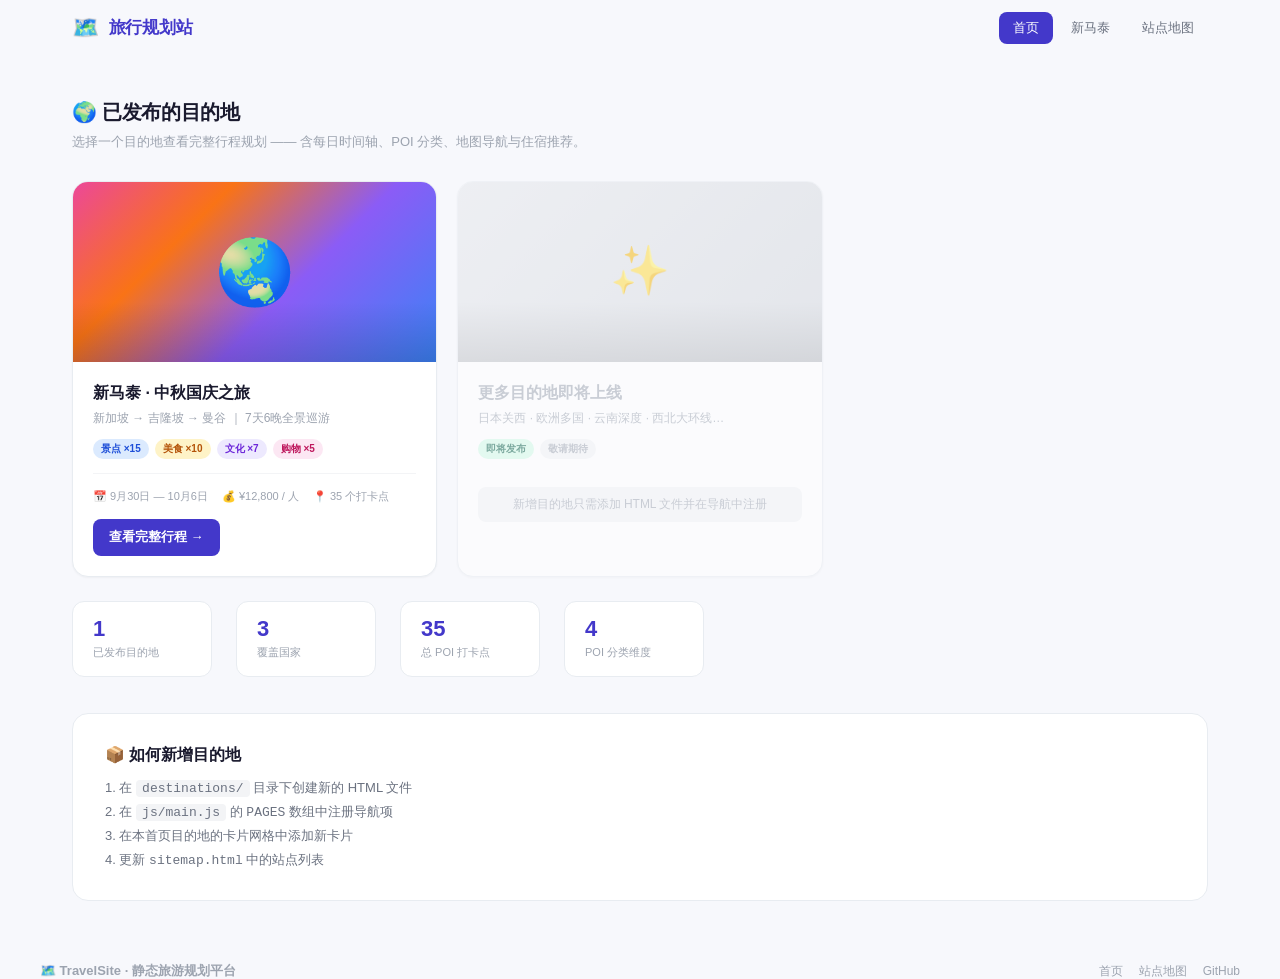
<file: index.html>
<!DOCTYPE html>
<html lang="zh-CN">
<head>
<meta charset="utf-8">
<meta name="viewport" content="width=device-width, initial-scale=1.0">
<title>旅行规划站 · 目的地导航门户</title>
<meta name="description" content="旅游行程规划门户，精选目的地路线，支持静态部署与持续扩展。">
<link rel="stylesheet" href="css/style.css">
</head>
<body data-page="home">

<nav id="site-nav"></nav>

<main class="page-main">

  <section class="mb-4">
    <h2 class="section-title">🌍 已发布的目的地</h2>
    <p class="section-desc">选择一个目的地查看完整行程规划 —— 含每日时间轴、POI 分类、地图导航与住宿推荐。</p>
  </section>

  <div class="dest-grid">

    <!-- ====== 新马泰 ====== -->
    <a href="destinations/singapore-malaysia-thailand.html" class="dest-card">
      <div class="dest-card-image" style="background: linear-gradient(135deg, #ec4899 0%, #f97316 30%, #8b5cf6 60%, #3b82f6 100%);">
        🌏
      </div>
      <div class="dest-card-body">
        <div class="dest-card-title">新马泰 · 中秋国庆之旅</div>
        <div class="dest-card-subtitle">新加坡 → 吉隆坡 → 曼谷 ｜ 7天6晚全景巡游</div>
        <div class="dest-card-tags">
          <span class="dest-tag tag-blue">景点 ×15</span>
          <span class="dest-tag tag-amber">美食 ×10</span>
          <span class="dest-tag tag-purple">文化 ×7</span>
          <span class="dest-tag tag-pink">购物 ×5</span>
        </div>
        <div class="dest-card-meta">
          <span>📅 9月30日 — 10月6日</span>
          <span>💰 ¥12,800 / 人</span>
          <span>📍 35 个打卡点</span>
        </div>
        <span class="dest-card-action">查看完整行程 →</span>
      </div>
    </a>

    <!-- ====== 占位卡片：未来可扩展 ====== -->
    <div class="dest-card" style="opacity: 0.5; cursor: default; pointer-events: none;">
      <div class="dest-card-image" style="background: linear-gradient(135deg, #e5e7eb, #d1d5db); display: flex; align-items: center; justify-content: center; font-size: 48px;">
        ✨
      </div>
      <div class="dest-card-body">
        <div class="dest-card-title" style="color: #9ca3af;">更多目的地即将上线</div>
        <div class="dest-card-subtitle">日本关西 · 欧洲多国 · 云南深度 · 西北大环线…</div>
        <div class="dest-card-tags">
          <span class="dest-tag tag-green">即将发布</span>
          <span class="dest-tag" style="background:#f3f4f6;color:#9ca3af;">敬请期待</span>
        </div>
        <div style="margin-top: 14px; padding: 8px 16px; background: #f3f4f6; border-radius: 8px; font-size: 12px; color: #9ca3af; text-align: center;">
          新增目的地只需添加 HTML 文件并在导航中注册
        </div>
      </div>
    </div>

  </div>

  <!-- ====== 平台统计 ====== -->
  <div class="info-stats">
    <div class="info-stat">
      <div class="info-stat-num">1</div>
      <div class="info-stat-label">已发布目的地</div>
    </div>
    <div class="info-stat">
      <div class="info-stat-num">3</div>
      <div class="info-stat-label">覆盖国家</div>
    </div>
    <div class="info-stat">
      <div class="info-stat-num">35</div>
      <div class="info-stat-label">总 POI 打卡点</div>
    </div>
    <div class="info-stat">
      <div class="info-stat-num">4</div>
      <div class="info-stat-label">POI 分类维度</div>
    </div>
  </div>

  <!-- ====== 如何扩展 ====== -->
  <section style="background: var(--color-surface); border: 1px solid var(--color-border); border-radius: var(--radius-lg); padding: 28px 32px; margin-top: 20px;">
    <h3 style="font-size: 16px; font-weight: 700; margin-bottom: 8px;">📦 如何新增目的地</h3>
    <div style="font-size: 13px; color: var(--color-text-secondary); line-height: 1.8;">
      <p>1. 在 <code style="background:#f3f4f6;padding:1px 6px;border-radius:4px;">destinations/</code> 目录下创建新的 HTML 文件</p>
      <p>2. 在 <code style="background:#f3f4f6;padding:1px 6px;border-radius:4px;">js/main.js</code> 的 <code>PAGES</code> 数组中注册导航项</p>
      <p>3. 在本首页目的地的卡片网格中添加新卡片</p>
      <p>4. 更新 <code>sitemap.html</code> 中的站点列表</p>
    </div>
  </section>

</main>

<footer id="site-footer"></footer>

<script src="js/main.js"></script>
</body>
</html>
</file>
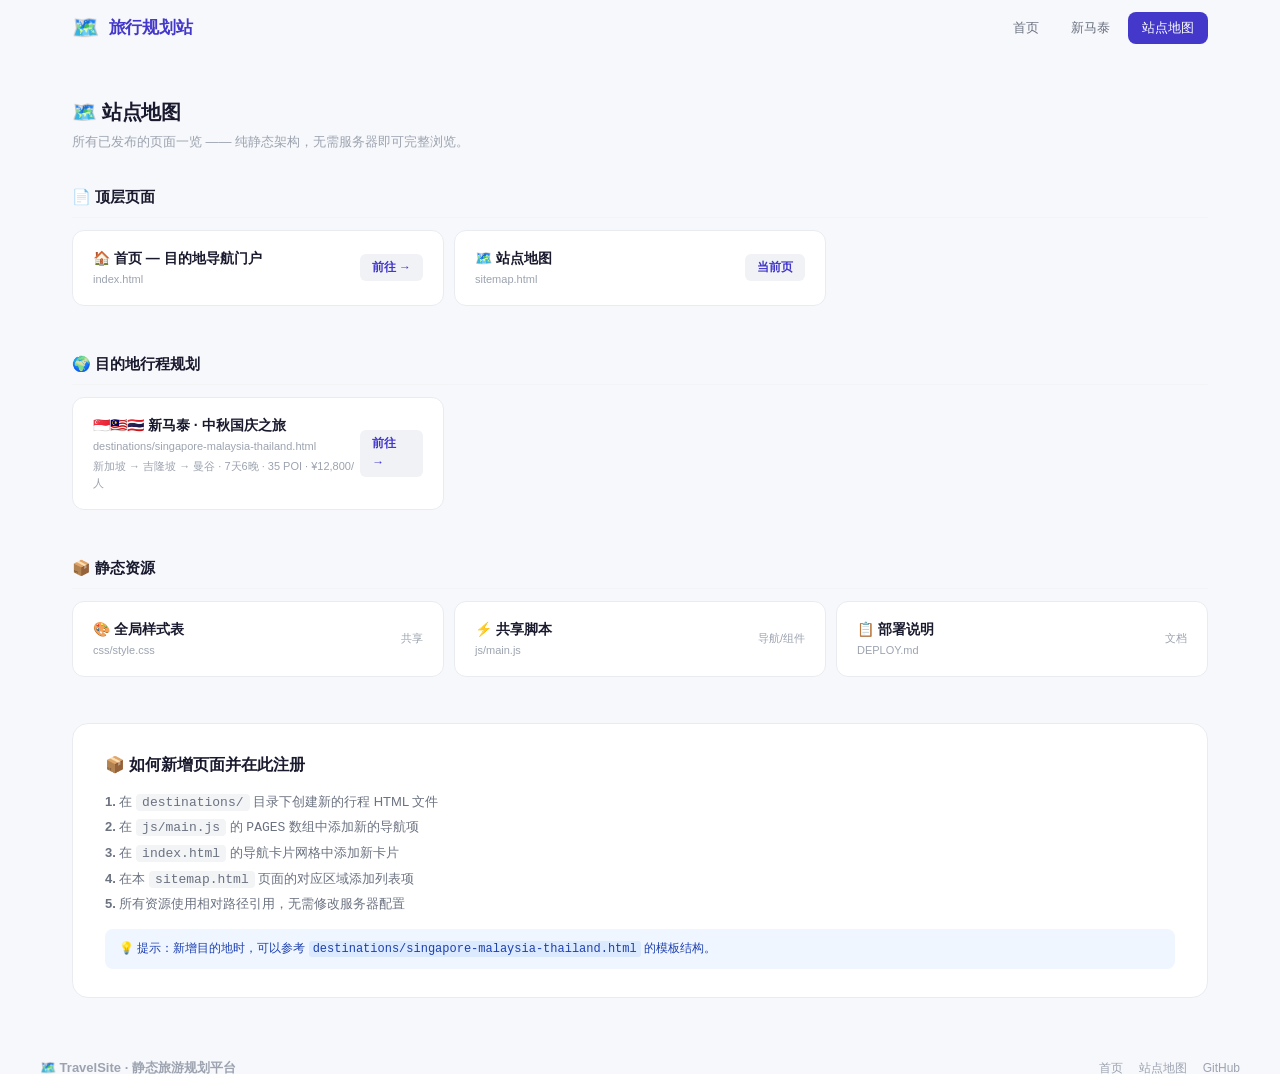
<file: sitemap.html>
<!DOCTYPE html>
<html lang="zh-CN">
<head>
<meta charset="utf-8">
<meta name="viewport" content="width=device-width, initial-scale=1.0">
<title>站点地图 — 旅行规划站</title>
<meta name="description" content="旅行规划站完整站点地图，列出所有已发布的旅游目的地页面。">
<link rel="stylesheet" href="css/style.css">
<style>
  .sitemap-section { margin-bottom: 36px; }
  .sitemap-section h3 {
    font-size: 15px; font-weight: 700; color: var(--color-text);
    margin-bottom: 12px; padding-bottom: 8px;
    border-bottom: 1px solid var(--color-border-light);
  }
  .sitemap-grid {
    display: grid; grid-template-columns: repeat(auto-fill, minmax(300px, 1fr));
    gap: 10px;
  }
</style>
</head>
<body data-page="sitemap">

<nav id="site-nav"></nav>

<main class="page-main">

  <section style="margin-bottom: 32px;">
    <h2 class="section-title">🗺️ 站点地图</h2>
    <p class="section-desc">所有已发布的页面一览 —— 纯静态架构，无需服务器即可完整浏览。</p>
  </section>

  <!-- ====== 顶层页面 ====== -->
  <section class="sitemap-section">
    <h3>📄 顶层页面</h3>
    <div class="sitemap-grid">
      <div class="sitemap-item">
        <div>
          <div class="sitemap-item-title">🏠 首页 — 目的地导航门户</div>
          <div class="sitemap-item-path">index.html</div>
        </div>
        <a href="index.html" class="sitemap-item-link">前往 →</a>
      </div>
      <div class="sitemap-item">
        <div>
          <div class="sitemap-item-title">🗺️ 站点地图</div>
          <div class="sitemap-item-path">sitemap.html</div>
        </div>
        <a href="sitemap.html" class="sitemap-item-link">当前页</a>
      </div>
    </div>
  </section>

  <!-- ====== 目的地页面 ====== -->
  <section class="sitemap-section">
    <h3>🌍 目的地行程规划</h3>
    <div class="sitemap-grid">
      <div class="sitemap-item">
        <div>
          <div class="sitemap-item-title">🇸🇬🇲🇾🇹🇭 新马泰 · 中秋国庆之旅</div>
          <div class="sitemap-item-path">destinations/singapore-malaysia-thailand.html</div>
          <div style="font-size:11px;color:var(--color-text-muted);margin-top:2px;">
            新加坡 → 吉隆坡 → 曼谷 · 7天6晚 · 35 POI · ¥12,800/人
          </div>
        </div>
        <a href="destinations/singapore-malaysia-thailand.html" class="sitemap-item-link">前往 →</a>
      </div>
    </div>
  </section>

  <!-- ====== 资源文件 ====== -->
  <section class="sitemap-section">
    <h3>📦 静态资源</h3>
    <div class="sitemap-grid">
      <div class="sitemap-item">
        <div>
          <div class="sitemap-item-title">🎨 全局样式表</div>
          <div class="sitemap-item-path">css/style.css</div>
        </div>
        <span style="font-size:11px;color:var(--color-text-muted);">共享</span>
      </div>
      <div class="sitemap-item">
        <div>
          <div class="sitemap-item-title">⚡ 共享脚本</div>
          <div class="sitemap-item-path">js/main.js</div>
        </div>
        <span style="font-size:11px;color:var(--color-text-muted);">导航/组件</span>
      </div>
      <div class="sitemap-item">
        <div>
          <div class="sitemap-item-title">📋 部署说明</div>
          <div class="sitemap-item-path">DEPLOY.md</div>
        </div>
        <span style="font-size:11px;color:var(--color-text-muted);">文档</span>
      </div>
    </div>
  </section>

  <!-- ====== 扩展指南 ====== -->
  <section style="background: var(--color-surface); border: 1px solid var(--color-border); border-radius: var(--radius-lg); padding: 28px 32px; margin-top: 20px;">
    <h3 style="font-size: 16px; font-weight: 700; margin-bottom: 12px;">📦 如何新增页面并在此注册</h3>
    <div style="font-size: 13px; color: var(--color-text-secondary); line-height: 1.9;">
      <p><strong>1.</strong> 在 <code style="background:#f3f4f6;padding:1px 6px;border-radius:4px;">destinations/</code> 目录下创建新的行程 HTML 文件</p>
      <p><strong>2.</strong> 在 <code style="background:#f3f4f6;padding:1px 6px;border-radius:4px;">js/main.js</code> 的 <code>PAGES</code> 数组中添加新的导航项</p>
      <p><strong>3.</strong> 在 <code style="background:#f3f4f6;padding:1px 6px;border-radius:4px;">index.html</code> 的导航卡片网格中添加新卡片</p>
      <p><strong>4.</strong> 在本 <code style="background:#f3f4f6;padding:1px 6px;border-radius:4px;">sitemap.html</code> 页面的对应区域添加列表项</p>
      <p><strong>5.</strong> 所有资源使用相对路径引用，无需修改服务器配置</p>
    </div>
    <div style="margin-top: 12px; padding: 10px 14px; background: #eff6ff; border-radius: 8px; font-size: 12px; color: #1e40af;">
      💡 提示：新增目的地时，可以参考 <code style="background:#dbeafe;padding:1px 4px;border-radius:3px;">destinations/singapore-malaysia-thailand.html</code> 的模板结构。
    </div>
  </section>

</main>

<footer id="site-footer"></footer>

<script src="js/main.js"></script>
</body>
</html>
</file>
<file: css/style.css>
/* ============================================================
   TravelSite — Shared Styles
   Stripe-inspired clean design system
   ============================================================ */

/* === Design Tokens === */
:root {
  --color-primary: #4338ca;
  --color-primary-light: #6366f1;
  --color-primary-dark: #312e81;
  --color-primary-deep: #1e1b4b;
  --color-bg: #f7f8fc;
  --color-bg-alt: #f0f2f5;
  --color-surface: #ffffff;
  --color-border: #e8ecf1;
  --color-border-light: #f3f4f6;
  --color-text: #1a1a2e;
  --color-text-secondary: #6b7280;
  --color-text-muted: #9ca3af;
  --color-accent-blue: #3b82f6;
  --color-accent-amber: #f59e0b;
  --color-accent-purple: #8b5cf6;
  --color-accent-pink: #ec4899;
  --color-accent-green: #10b981;
  --shadow-sm: 0 1px 2px rgba(0,0,0,0.04);
  --shadow-md: 0 4px 16px rgba(0,0,0,0.08);
  --shadow-lg: 0 8px 32px rgba(0,0,0,0.12);
  --radius-sm: 8px;
  --radius-md: 12px;
  --radius-lg: 16px;
  --radius-xl: 24px;
}

/* === Reset === */
*, *::before, *::after { box-sizing: border-box; margin: 0; padding: 0; }

body {
  font-family: -apple-system, BlinkMacSystemFont, "Segoe UI", Roboto,
    "Helvetica Neue", Arial, "PingFang SC", "Hiragino Sans GB",
    "Microsoft YaHei", sans-serif;
  background: var(--color-bg);
  color: var(--color-text);
  line-height: 1.6;
  -webkit-font-smoothing: antialiased;
  min-height: 100vh;
  display: flex;
  flex-direction: column;
}

a { color: inherit; text-decoration: none; }
img { max-width: 100%; display: block; }
button { cursor: pointer; font-family: inherit; }

/* === Navigation Bar === */
.site-nav {
  background: var(--color-surface);
  border-bottom: 1px solid var(--color-border);
  position: sticky; top: 0; z-index: 1000;
  backdrop-filter: blur(12px);
  background: rgba(255,255,255,0.92);
}
.nav-inner {
  max-width: 1200px; margin: 0 auto;
  display: flex; align-items: center; justify-content: space-between;
  padding: 0 32px; height: 56px;
}
.nav-brand {
  display: flex; align-items: center; gap: 10px;
  font-size: 17px; font-weight: 800; color: var(--color-primary);
  letter-spacing: -0.3px;
}
.nav-brand-icon { font-size: 22px; }
.nav-links { display: flex; gap: 4px; align-items: center; }
.nav-link {
  padding: 6px 14px; border-radius: 8px;
  font-size: 13px; font-weight: 500; color: var(--color-text-secondary);
  transition: all 0.15s;
}
.nav-link:hover { background: var(--color-bg-alt); color: var(--color-text); }
.nav-link.active { background: var(--color-primary); color: #fff; }
.nav-link-external {
  font-size: 11px; padding: 4px 10px;
  background: var(--color-bg-alt); border-radius: 6px;
  color: var(--color-text-muted);
}

/* === Page Container === */
.page-main {
  flex: 1; max-width: 1200px; width: 100%;
  margin: 0 auto; padding: 40px 32px 60px;
}

/* === Banner / Hero === */
.hero {
  background: linear-gradient(135deg, var(--color-primary-deep) 0%, var(--color-primary-dark) 30%, var(--color-primary) 60%, var(--color-primary-light) 100%);
  padding: 48px 40px;
  display: flex; align-items: center; justify-content: space-between;
  position: relative; overflow: hidden; flex-shrink: 0;
}
.hero::before {
  content: ''; position: absolute; top: -80px; right: -60px;
  width: 300px; height: 300px;
  background: radial-gradient(circle, rgba(255,255,255,0.08) 0%, transparent 70%);
  border-radius: 50%;
}
.hero::after {
  content: ''; position: absolute; bottom: -60px; left: 20%;
  width: 240px; height: 240px;
  background: radial-gradient(circle, rgba(255,255,255,0.05) 0%, transparent 70%);
  border-radius: 50%;
}
.hero-content { position: relative; z-index: 1; }
.hero-title { font-size: 30px; font-weight: 800; color: #fff; letter-spacing: -0.5px; line-height: 1.2; }
.hero-subtitle { font-size: 13px; color: rgba(255,255,255,0.7); margin-top: 6px; font-weight: 400; }

/* === Badges (day / POI count / budget) === */
.badge-row { display: flex; gap: 14px; position: relative; z-index: 1; flex-wrap: wrap; }
.badge-item {
  background: rgba(255,255,255,0.15); backdrop-filter: blur(8px);
  border: 1px solid rgba(255,255,255,0.2); border-radius: var(--radius-md);
  padding: 8px 16px; text-align: center; color: #fff;
}
.badge-num { font-size: 20px; font-weight: 800; line-height: 1.2; }
.badge-label { font-size: 10px; color: rgba(255,255,255,0.65); margin-top: 2px; }

/* === Section Heading === */
.section-title {
  font-size: 20px; font-weight: 800; color: var(--color-text);
  margin-bottom: 4px; letter-spacing: -0.3px;
}
.section-desc {
  font-size: 13px; color: var(--color-text-muted);
  margin-bottom: 28px;
}

/* === Destination Cards Grid === */
.dest-grid {
  display: grid;
  grid-template-columns: repeat(auto-fill, minmax(340px, 1fr));
  gap: 20px;
}
.dest-card {
  background: var(--color-surface);
  border-radius: var(--radius-lg);
  overflow: hidden;
  box-shadow: var(--shadow-sm);
  border: 1px solid var(--color-border);
  transition: all 0.25s;
  display: flex; flex-direction: column;
}
.dest-card:hover {
  box-shadow: var(--shadow-md);
  transform: translateY(-2px);
  border-color: var(--color-primary-light);
}
.dest-card-image {
  height: 180px; position: relative; overflow: hidden;
  display: flex; align-items: center; justify-content: center;
  font-size: 64px;
}
.dest-card-image::after {
  content: ''; position: absolute; bottom: 0; left: 0; right: 0;
  height: 60px;
  background: linear-gradient(transparent, rgba(0,0,0,0.15));
}
.dest-card-body { padding: 18px 20px 20px; flex: 1; display: flex; flex-direction: column; }
.dest-card-title { font-size: 16px; font-weight: 700; color: var(--color-text); margin-bottom: 4px; }
.dest-card-subtitle { font-size: 12px; color: var(--color-text-muted); margin-bottom: 10px; }
.dest-card-tags { display: flex; gap: 6px; flex-wrap: wrap; margin-bottom: 14px; }
.dest-tag {
  font-size: 10px; font-weight: 600; padding: 2px 8px;
  border-radius: 100px; white-space: nowrap;
}
.tag-blue { background: #dbeafe; color: #1d4ed8; }
.tag-amber { background: #fef3c7; color: #b45309; }
.tag-purple { background: #ede9fe; color: #6d28d9; }
.tag-pink { background: #fce7f3; color: #be185d; }
.tag-green { background: #d1fae5; color: #065f46; }
.dest-card-meta {
  display: flex; gap: 14px; margin-top: auto; padding-top: 14px;
  border-top: 1px solid var(--color-border-light);
  font-size: 11px; color: var(--color-text-muted);
}
.dest-card-meta span { display: flex; align-items: center; gap: 4px; }
.dest-card-action {
  display: inline-flex; align-items: center; gap: 6px;
  padding: 8px 16px; background: var(--color-primary); color: #fff;
  border-radius: 8px; font-size: 13px; font-weight: 600;
  margin-top: 14px; align-self: flex-start;
  transition: background 0.15s;
}
.dest-card-action:hover { background: var(--color-primary-dark); }

/* === Info Stats Row === */
.info-stats {
  display: flex; gap: 24px; margin: 24px 0 36px;
  flex-wrap: wrap;
}
.info-stat {
  background: var(--color-surface); border: 1px solid var(--color-border);
  border-radius: var(--radius-md); padding: 14px 20px;
  min-width: 140px;
}
.info-stat-num { font-size: 22px; font-weight: 800; color: var(--color-primary); line-height: 1.2; }
.info-stat-label { font-size: 11px; color: var(--color-text-muted); margin-top: 2px; }

/* === Footer === */
.site-footer {
  background: var(--color-surface);
  border-top: 1px solid var(--color-border);
  padding: 24px 32px; margin-top: auto;
}
.footer-inner {
  max-width: 1200px; margin: 0 auto;
  display: flex; align-items: center; justify-content: space-between;
  flex-wrap: wrap; gap: 12px;
}
.footer-brand { font-size: 13px; font-weight: 600; color: var(--color-text-muted); }
.footer-links { display: flex; gap: 16px; }
.footer-link { font-size: 12px; color: var(--color-text-muted); transition: color 0.15s; }
.footer-link:hover { color: var(--color-text); }

/* === Sitemap Page === */
.sitemap-list { list-style: none; }
.sitemap-item {
  background: var(--color-surface); border: 1px solid var(--color-border);
  border-radius: var(--radius-md); padding: 16px 20px; margin-bottom: 10px;
  display: flex; align-items: center; justify-content: space-between;
  transition: all 0.15s;
}
.sitemap-item:hover { border-color: var(--color-primary-light); box-shadow: var(--shadow-sm); }
.sitemap-item-title { font-size: 14px; font-weight: 600; color: var(--color-text); }
.sitemap-item-path { font-size: 11px; color: var(--color-text-muted); margin-top: 2px; }
.sitemap-item-link {
  font-size: 12px; font-weight: 600; color: var(--color-primary);
  padding: 4px 12px; border-radius: 6px; background: var(--color-bg-alt);
  transition: all 0.15s;
}
.sitemap-item-link:hover { background: var(--color-primary); color: #fff; }

/* === Utilities === */
.text-center { text-align: center; }
.mt-2 { margin-top: 8px; }
.mt-4 { margin-top: 16px; }
.mb-4 { margin-bottom: 16px; }

/* === Responsive === */
@media (max-width: 768px) {
  .hero { padding: 32px 20px; flex-direction: column; gap: 16px; align-items: flex-start; }
  .hero-title { font-size: 22px; }
  .page-main { padding: 24px 16px 40px; }
  .nav-inner { padding: 0 16px; }
  .dest-grid { grid-template-columns: 1fr; }
  .info-stats { gap: 12px; }
}
</file>
